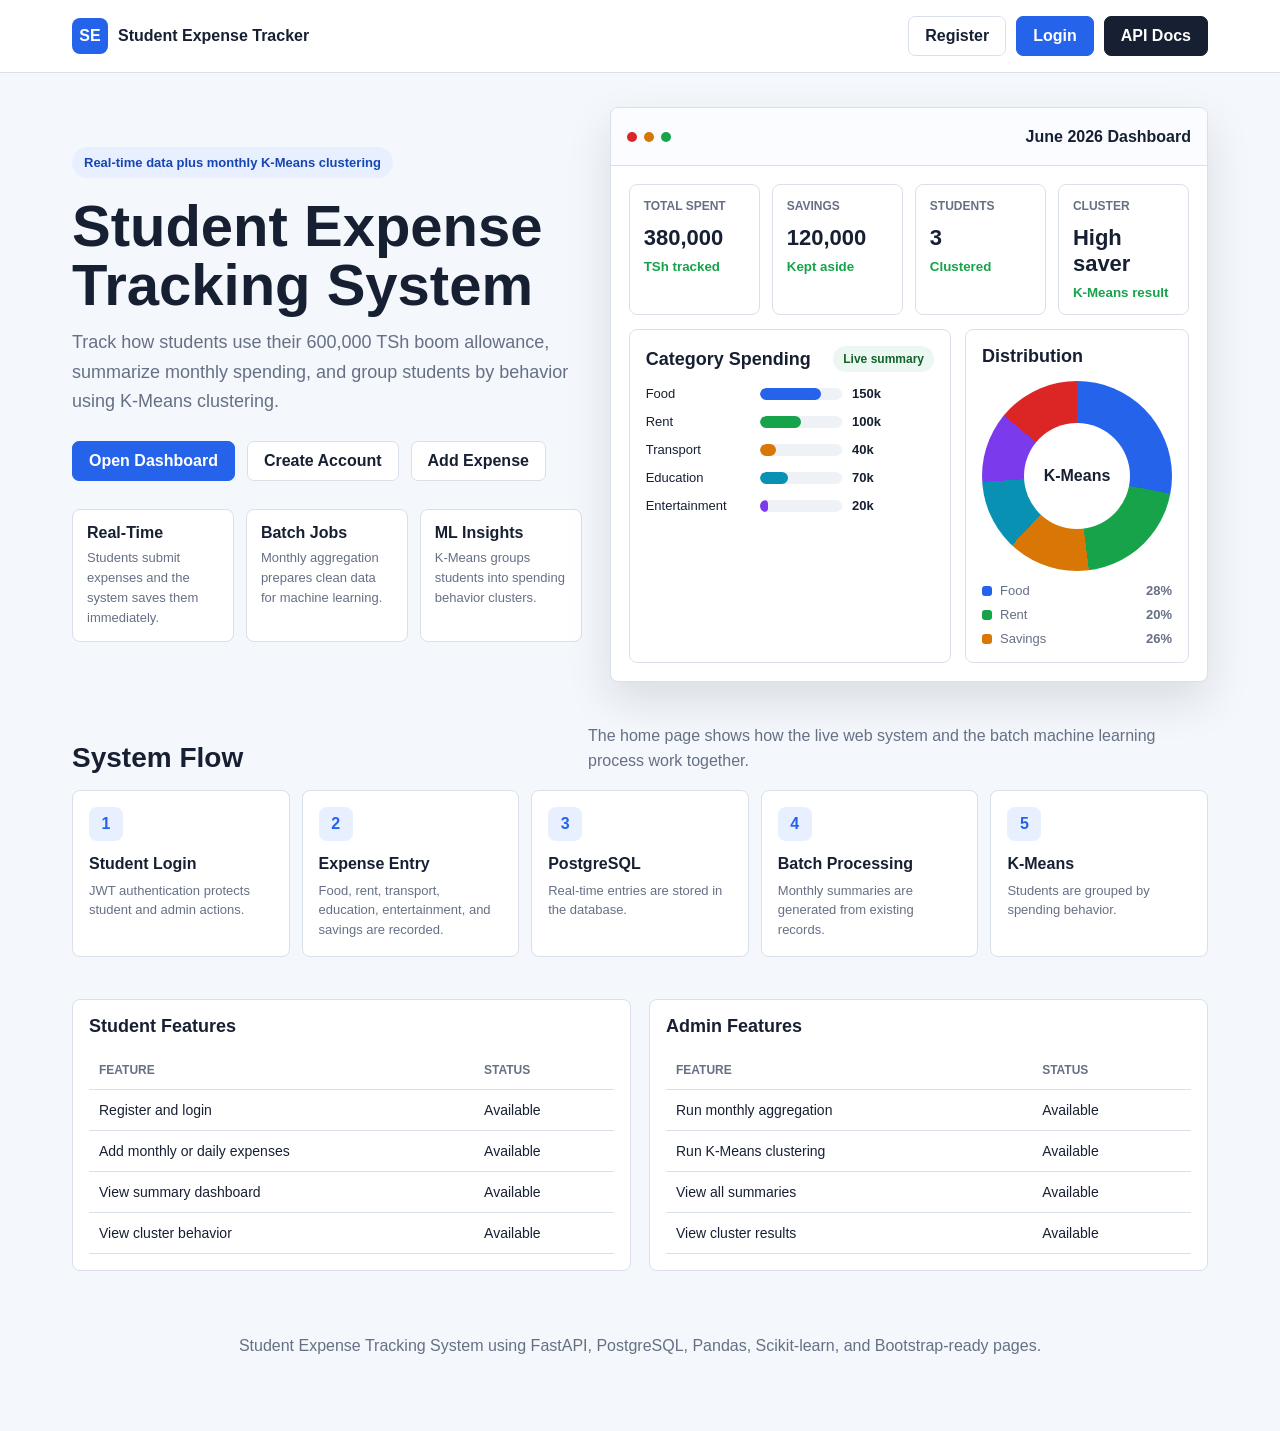
<file: app/templates/index.html>
<!doctype html>
<html lang="en">
  <head>
    <meta charset="UTF-8" />
    <meta name="viewport" content="width=device-width, initial-scale=1.0" />
    <title>Student Expense Tracking System</title>
    <style>
      :root {
        --ink: #172033;
        --muted: #667085;
        --line: #d9e0ea;
        --panel: #ffffff;
        --soft: #f4f7fb;
        --blue: #2563eb;
        --green: #16a34a;
        --amber: #d97706;
        --red: #dc2626;
        --teal: #0891b2;
        --violet: #7c3aed;
        --shadow: 0 18px 45px rgba(23, 32, 51, 0.12);
      }

      * {
        box-sizing: border-box;
      }

      body {
        margin: 0;
        font-family: Arial, Helvetica, sans-serif;
        color: var(--ink);
        background: var(--soft);
      }

      a {
        color: inherit;
        text-decoration: none;
      }

      .topbar {
        position: sticky;
        top: 0;
        z-index: 10;
        background: rgba(255, 255, 255, 0.94);
        border-bottom: 1px solid var(--line);
        backdrop-filter: blur(10px);
      }

      .nav {
        max-width: 1180px;
        margin: 0 auto;
        padding: 16px 22px;
        display: flex;
        align-items: center;
        justify-content: space-between;
        gap: 18px;
      }

      .brand {
        display: flex;
        align-items: center;
        gap: 10px;
        font-weight: 800;
        letter-spacing: 0;
      }

      .brand-mark {
        width: 36px;
        height: 36px;
        display: grid;
        place-items: center;
        border-radius: 8px;
        background: var(--blue);
        color: #fff;
        font-weight: 800;
      }

      .nav-links {
        display: flex;
        align-items: center;
        gap: 10px;
        flex-wrap: wrap;
      }

      .button {
        display: inline-flex;
        align-items: center;
        justify-content: center;
        min-height: 40px;
        padding: 0 16px;
        border-radius: 7px;
        border: 1px solid var(--line);
        background: #fff;
        color: var(--ink);
        font-weight: 700;
        cursor: pointer;
      }

      .button.primary {
        background: var(--blue);
        border-color: var(--blue);
        color: #fff;
      }

      .button.dark {
        background: var(--ink);
        border-color: var(--ink);
        color: #fff;
      }

      .page {
        max-width: 1180px;
        margin: 0 auto;
        padding: 34px 22px 54px;
      }

      .hero {
        display: grid;
        grid-template-columns: minmax(0, 0.92fr) minmax(360px, 1.08fr);
        gap: 28px;
        align-items: stretch;
        min-height: 520px;
      }

      .hero-copy {
        display: flex;
        flex-direction: column;
        justify-content: center;
        padding: 22px 0;
      }

      .eyebrow {
        width: fit-content;
        padding: 8px 12px;
        border-radius: 999px;
        background: #e8f0ff;
        color: #1746b2;
        font-size: 13px;
        font-weight: 800;
      }

      h1 {
        margin: 18px 0 14px;
        font-size: clamp(34px, 5vw, 58px);
        line-height: 1.02;
        letter-spacing: 0;
      }

      .lead {
        max-width: 620px;
        margin: 0 0 24px;
        color: var(--muted);
        font-size: 18px;
        line-height: 1.65;
      }

      .hero-actions {
        display: flex;
        gap: 12px;
        flex-wrap: wrap;
      }

      .system-points {
        display: grid;
        grid-template-columns: repeat(3, 1fr);
        gap: 12px;
        margin-top: 28px;
      }

      .point {
        padding: 14px;
        background: #fff;
        border: 1px solid var(--line);
        border-radius: 8px;
      }

      .point strong {
        display: block;
        margin-bottom: 6px;
      }

      .point span {
        color: var(--muted);
        font-size: 13px;
        line-height: 1.45;
      }

      .app-preview {
        background: var(--panel);
        border: 1px solid var(--line);
        border-radius: 8px;
        box-shadow: var(--shadow);
        overflow: hidden;
        min-height: 520px;
      }

      .preview-header {
        min-height: 58px;
        display: flex;
        align-items: center;
        justify-content: space-between;
        padding: 14px 16px;
        border-bottom: 1px solid var(--line);
        background: #fbfcff;
      }

      .window-dots {
        display: flex;
        gap: 7px;
      }

      .dot {
        width: 10px;
        height: 10px;
        border-radius: 50%;
        background: var(--line);
      }

      .dot.red {
        background: var(--red);
      }

      .dot.amber {
        background: var(--amber);
      }

      .dot.green {
        background: var(--green);
      }

      .preview-body {
        padding: 18px;
      }

      .stats {
        display: grid;
        grid-template-columns: repeat(4, 1fr);
        gap: 12px;
      }

      .stat {
        min-height: 104px;
        padding: 14px;
        border-radius: 8px;
        border: 1px solid var(--line);
        background: #fff;
      }

      .stat label {
        display: block;
        color: var(--muted);
        font-size: 12px;
        font-weight: 800;
        text-transform: uppercase;
      }

      .stat strong {
        display: block;
        margin-top: 12px;
        font-size: 22px;
      }

      .stat small {
        display: block;
        margin-top: 8px;
        color: var(--green);
        font-weight: 700;
      }

      .dashboard-grid {
        display: grid;
        grid-template-columns: 1.35fr 0.65fr;
        gap: 14px;
        margin-top: 14px;
      }

      .panel {
        background: #fff;
        border: 1px solid var(--line);
        border-radius: 8px;
        padding: 16px;
      }

      .panel-title {
        display: flex;
        align-items: center;
        justify-content: space-between;
        gap: 12px;
        margin-bottom: 14px;
      }

      .panel-title h2,
      .panel-title h3 {
        margin: 0;
        font-size: 18px;
      }

      .pill {
        padding: 6px 10px;
        border-radius: 999px;
        background: #edf7f1;
        color: #116329;
        font-size: 12px;
        font-weight: 800;
      }

      .bar-chart {
        display: grid;
        gap: 13px;
      }

      .bar-row {
        display: grid;
        grid-template-columns: 104px 1fr 82px;
        gap: 10px;
        align-items: center;
        font-size: 13px;
      }

      .track {
        height: 12px;
        border-radius: 999px;
        background: #eef2f7;
        overflow: hidden;
      }

      .fill {
        height: 100%;
        border-radius: 999px;
      }

      .blue {
        background: var(--blue);
      }

      .green {
        background: var(--green);
      }

      .amber {
        background: var(--amber);
      }

      .teal {
        background: var(--teal);
      }

      .violet {
        background: var(--violet);
      }

      .donut-wrap {
        display: grid;
        place-items: center;
        min-height: 235px;
      }

      .donut {
        width: 190px;
        height: 190px;
        border-radius: 50%;
        background: conic-gradient(
          var(--blue) 0 28%,
          var(--green) 28% 48%,
          var(--amber) 48% 62%,
          var(--teal) 62% 74%,
          var(--violet) 74% 86%,
          var(--red) 86% 100%
        );
        position: relative;
      }

      .donut::after {
        content: "K-Means";
        position: absolute;
        inset: 42px;
        display: grid;
        place-items: center;
        border-radius: 50%;
        background: #fff;
        font-weight: 800;
      }

      .legend {
        display: grid;
        gap: 9px;
        margin-top: 12px;
      }

      .legend-item {
        display: flex;
        align-items: center;
        justify-content: space-between;
        gap: 8px;
        color: var(--muted);
        font-size: 13px;
      }

      .legend-name {
        display: flex;
        align-items: center;
        gap: 8px;
      }

      .swatch {
        width: 10px;
        height: 10px;
        border-radius: 3px;
        flex: 0 0 auto;
      }

      .section {
        margin-top: 42px;
      }

      .section-head {
        display: flex;
        justify-content: space-between;
        gap: 18px;
        align-items: end;
        margin-bottom: 16px;
      }

      .section-head h2 {
        margin: 0;
        font-size: 28px;
      }

      .section-head p {
        max-width: 620px;
        margin: 0;
        color: var(--muted);
        line-height: 1.55;
      }

      .flow {
        display: grid;
        grid-template-columns: repeat(5, 1fr);
        gap: 12px;
      }

      .flow-step {
        min-height: 150px;
        padding: 16px;
        background: #fff;
        border: 1px solid var(--line);
        border-radius: 8px;
      }

      .step-number {
        width: 34px;
        height: 34px;
        display: grid;
        place-items: center;
        border-radius: 8px;
        background: #e8f0ff;
        color: var(--blue);
        font-weight: 800;
        margin-bottom: 14px;
      }

      .flow-step strong {
        display: block;
        margin-bottom: 8px;
      }

      .flow-step span {
        color: var(--muted);
        font-size: 13px;
        line-height: 1.45;
      }

      .split {
        display: grid;
        grid-template-columns: 1fr 1fr;
        gap: 18px;
      }

      table {
        width: 100%;
        border-collapse: collapse;
        font-size: 14px;
      }

      th,
      td {
        padding: 12px 10px;
        border-bottom: 1px solid var(--line);
        text-align: left;
      }

      th {
        color: var(--muted);
        font-size: 12px;
        text-transform: uppercase;
      }

      .footer {
        margin-top: 44px;
        padding: 22px;
        text-align: center;
        color: var(--muted);
      }

      @media (max-width: 980px) {
        .hero,
        .dashboard-grid,
        .split {
          grid-template-columns: 1fr;
        }

        .hero {
          min-height: auto;
        }

        .stats,
        .system-points {
          grid-template-columns: repeat(2, 1fr);
        }

        .flow {
          grid-template-columns: repeat(2, 1fr);
        }
      }

      @media (max-width: 640px) {
        .nav {
          align-items: flex-start;
          flex-direction: column;
        }

        .nav-links {
          width: 100%;
        }

        .button {
          flex: 1 1 auto;
        }

        .stats,
        .system-points,
        .flow {
          grid-template-columns: 1fr;
        }

        .bar-row {
          grid-template-columns: 82px 1fr;
        }

        .bar-row strong {
          grid-column: 2;
        }

        .section-head {
          align-items: flex-start;
          flex-direction: column;
        }
      }
    </style>
  </head>
  <body>
    <header class="topbar">
      <nav class="nav">
        <a class="brand" href="/">
          <span class="brand-mark">SE</span>
          <span>Student Expense Tracker</span>
        </a>
        <div class="nav-links">
          <a class="button" href="/register-page">Register</a>
          <a class="button primary" href="/login-page">Login</a>
          <a class="button dark" href="/docs">API Docs</a>
        </div>
      </nav>
    </header>

    <main class="page">
      <section class="hero">
        <div class="hero-copy">
          <span class="eyebrow"
            >Real-time data plus monthly K-Means clustering</span
          >
          <h1>Student Expense Tracking System</h1>
          <p class="lead">
            Track how students use their 600,000 TSh boom allowance, summarize
            monthly spending, and group students by behavior using K-Means
            clustering.
          </p>
          <div class="hero-actions">
            <a class="button primary" href="/login-page">Open Dashboard</a>
            <a class="button" href="/register-page">Create Account</a>
            <a class="button" href="/expense-form-page">Add Expense</a>
          </div>

          <div class="system-points">
            <div class="point">
              <strong>Real-Time</strong>
              <span
                >Students submit expenses and the system saves them
                immediately.</span
              >
            </div>
            <div class="point">
              <strong>Batch Jobs</strong>
              <span
                >Monthly aggregation prepares clean data for machine
                learning.</span
              >
            </div>
            <div class="point">
              <strong>ML Insights</strong>
              <span
                >K-Means groups students into spending behavior clusters.</span
              >
            </div>
          </div>
        </div>

        <div class="app-preview" aria-label="Dashboard preview">
          <div class="preview-header">
            <div class="window-dots">
              <span class="dot red"></span>
              <span class="dot amber"></span>
              <span class="dot green"></span>
            </div>
            <strong>June 2026 Dashboard</strong>
          </div>

          <div class="preview-body">
            <div class="stats">
              <div class="stat">
                <label>Total Spent</label>
                <strong>380,000</strong>
                <small>TSh tracked</small>
              </div>
              <div class="stat">
                <label>Savings</label>
                <strong>120,000</strong>
                <small>Kept aside</small>
              </div>
              <div class="stat">
                <label>Students</label>
                <strong>3</strong>
                <small>Clustered</small>
              </div>
              <div class="stat">
                <label>Cluster</label>
                <strong>High saver</strong>
                <small>K-Means result</small>
              </div>
            </div>

            <div class="dashboard-grid">
              <div class="panel">
                <div class="panel-title">
                  <h2>Category Spending</h2>
                  <span class="pill">Live summary</span>
                </div>
                <div class="bar-chart">
                  <div class="bar-row">
                    <span>Food</span>
                    <div class="track">
                      <div class="fill blue" style="width: 75%"></div>
                    </div>
                    <strong>150k</strong>
                  </div>
                  <div class="bar-row">
                    <span>Rent</span>
                    <div class="track">
                      <div class="fill green" style="width: 50%"></div>
                    </div>
                    <strong>100k</strong>
                  </div>
                  <div class="bar-row">
                    <span>Transport</span>
                    <div class="track">
                      <div class="fill amber" style="width: 20%"></div>
                    </div>
                    <strong>40k</strong>
                  </div>
                  <div class="bar-row">
                    <span>Education</span>
                    <div class="track">
                      <div class="fill teal" style="width: 35%"></div>
                    </div>
                    <strong>70k</strong>
                  </div>
                  <div class="bar-row">
                    <span>Entertainment</span>
                    <div class="track">
                      <div class="fill violet" style="width: 10%"></div>
                    </div>
                    <strong>20k</strong>
                  </div>
                </div>
              </div>

              <div class="panel">
                <div class="panel-title">
                  <h3>Distribution</h3>
                </div>
                <div class="donut-wrap">
                  <div>
                    <div class="donut"></div>
                    <div class="legend">
                      <div class="legend-item">
                        <span class="legend-name"
                          ><span class="swatch blue"></span>Food</span
                        ><strong>28%</strong>
                      </div>
                      <div class="legend-item">
                        <span class="legend-name"
                          ><span class="swatch green"></span>Rent</span
                        ><strong>20%</strong>
                      </div>
                      <div class="legend-item">
                        <span class="legend-name"
                          ><span class="swatch amber"></span>Savings</span
                        ><strong>26%</strong>
                      </div>
                    </div>
                  </div>
                </div>
              </div>
            </div>
          </div>
        </div>
      </section>

      <section class="section">
        <div class="section-head">
          <h2>System Flow</h2>
          <p>
            The home page shows how the live web system and the batch machine
            learning process work together.
          </p>
        </div>

        <div class="flow">
          <div class="flow-step">
            <div class="step-number">1</div>
            <strong>Student Login</strong>
            <span>JWT authentication protects student and admin actions.</span>
          </div>
          <div class="flow-step">
            <div class="step-number">2</div>
            <strong>Expense Entry</strong>
            <span
              >Food, rent, transport, education, entertainment, and savings are
              recorded.</span
            >
          </div>
          <div class="flow-step">
            <div class="step-number">3</div>
            <strong>PostgreSQL</strong>
            <span>Real-time entries are stored in the database.</span>
          </div>
          <div class="flow-step">
            <div class="step-number">4</div>
            <strong>Batch Processing</strong>
            <span>Monthly summaries are generated from existing records.</span>
          </div>
          <div class="flow-step">
            <div class="step-number">5</div>
            <strong>K-Means</strong>
            <span>Students are grouped by spending behavior.</span>
          </div>
        </div>
      </section>

      <section class="section split">
        <div class="panel">
          <div class="panel-title">
            <h2>Student Features</h2>
          </div>
          <table>
            <tbody>
              <tr>
                <th>Feature</th>
                <th>Status</th>
              </tr>
              <tr>
                <td>Register and login</td>
                <td>Available</td>
              </tr>
              <tr>
                <td>Add monthly or daily expenses</td>
                <td>Available</td>
              </tr>
              <tr>
                <td>View summary dashboard</td>
                <td>Available</td>
              </tr>
              <tr>
                <td>View cluster behavior</td>
                <td>Available</td>
              </tr>
            </tbody>
          </table>
        </div>

        <div class="panel">
          <div class="panel-title">
            <h2>Admin Features</h2>
          </div>
          <table>
            <tbody>
              <tr>
                <th>Feature</th>
                <th>Status</th>
              </tr>
              <tr>
                <td>Run monthly aggregation</td>
                <td>Available</td>
              </tr>
              <tr>
                <td>Run K-Means clustering</td>
                <td>Available</td>
              </tr>
              <tr>
                <td>View all summaries</td>
                <td>Available</td>
              </tr>
              <tr>
                <td>View cluster results</td>
                <td>Available</td>
              </tr>
            </tbody>
          </table>
        </div>
      </section>

      <footer class="footer">
        Student Expense Tracking System using FastAPI, PostgreSQL, Pandas,
        Scikit-learn, and Bootstrap-ready pages.
      </footer>
    </main>
  </body>
</html>
</file>
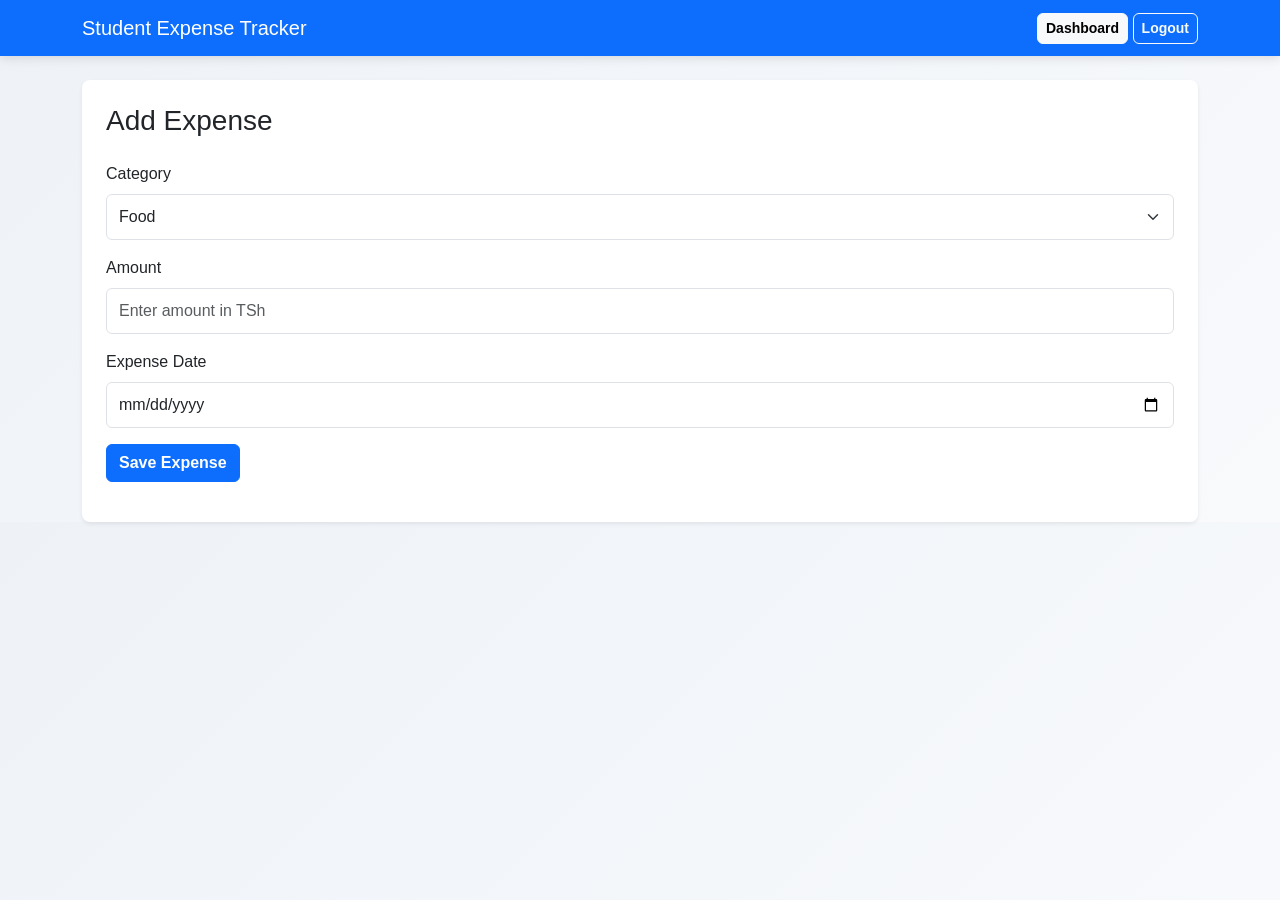
<file: app/templates/expense_form.html>
<!DOCTYPE html>
<html>
<head>
    <title>Add Expense</title>
    <link href="https://cdn.jsdelivr.net/npm/bootstrap@5.3.3/dist/css/bootstrap.min.css" rel="stylesheet">
    <link href="/static/css/style.css" rel="stylesheet">
</head>

<body class="bg-light">
    <nav class="navbar navbar-dark bg-primary">
        <div class="container">
            <span class="navbar-brand">Student Expense Tracker</span>
            <div>
                <a href="/student-dashboard-page" class="btn btn-light btn-sm">Dashboard</a>
                <button onclick="logout()" class="btn btn-outline-light btn-sm">Logout</button>
            </div>
        </div>
    </nav>

    <div class="container mt-4">
        <div class="card shadow-sm">
            <div class="card-body">
                <h3 class="mb-4">Add Expense</h3>

                <div class="mb-3">
                    <label class="form-label">Category</label>
                    <select id="category" class="form-select">
                        <option value="food">Food</option>
                        <option value="rent">Rent</option>
                        <option value="transport">Transport</option>
                        <option value="education">Education</option>
                        <option value="entertainment">Entertainment</option>
                        <option value="savings">Savings</option>
                    </select>
                </div>

                <div class="mb-3">
                    <label class="form-label">Amount</label>
                    <input id="amount" type="number" class="form-control" placeholder="Enter amount in TSh">
                </div>

                <div class="mb-3">
                    <label class="form-label">Expense Date</label>
                    <input id="expense_date" type="date" class="form-control">
                </div>

                <button onclick="submitExpense()" class="btn btn-primary">Save Expense</button>

                <p id="message" class="mt-3"></p>
            </div>
        </div>
    </div>

    <script>
        function logout() {
            localStorage.clear();
            window.location.href = "/login-page";
        }

        async function submitExpense() {
            const token = localStorage.getItem("access_token");

            if (!token) {
                window.location.href = "/login-page";
                return;
            }

            const category = document.getElementById("category").value;
            const amount = Number(document.getElementById("amount").value);
            const expenseDate = document.getElementById("expense_date").value;

            const response = await fetch("/expenses/", {
                method: "POST",
                headers: {
                    "Content-Type": "application/json",
                    "Authorization": `Bearer ${token}`
                },
                body: JSON.stringify({
                    category: category,
                    amount: amount,
                    expense_date: expenseDate
                })
            });

            const data = await response.json();
            const message = document.getElementById("message");

            if (!response.ok) {
                message.className = "mt-3 text-danger";
                message.innerText = data.detail || "Failed to save expense";
                return;
            }

            message.className = "mt-3 text-success";
            message.innerText = "Expense saved successfully";

            document.getElementById("amount").value = "";
            document.getElementById("expense_date").value = "";
        }
    </script>
</body>
</html>
</file>
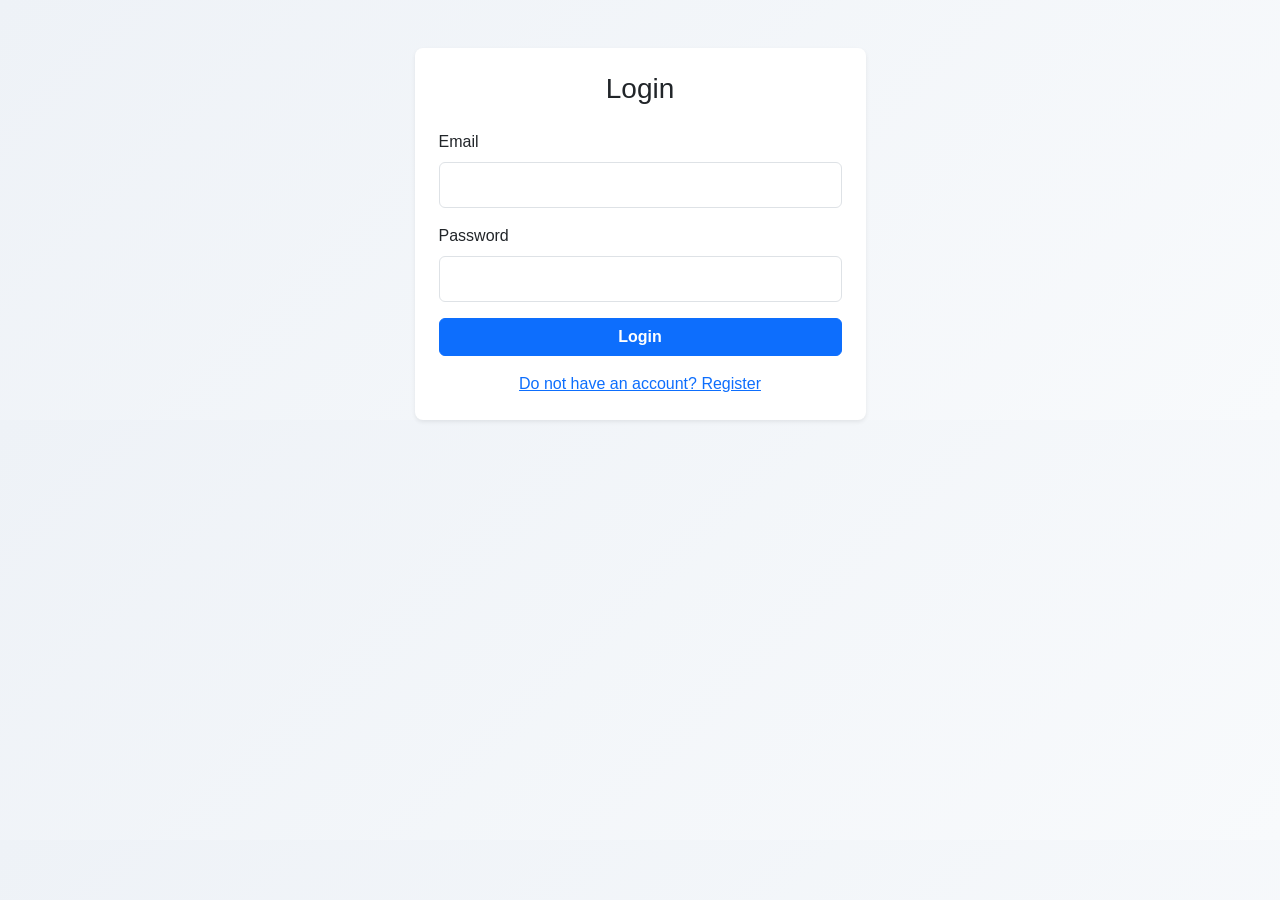
<file: app/templates/login.html>
<!DOCTYPE html>
<html>
<head>
    <title>Student Expense Tracker - Login</title>
    <link href="https://cdn.jsdelivr.net/npm/bootstrap@5.3.3/dist/css/bootstrap.min.css" rel="stylesheet">
    <link href="/static/css/style.css" rel="stylesheet">
</head>

<body class="bg-light">
    <div class="container mt-5">
        <div class="row justify-content-center">
            <div class="col-md-5">
                <div class="card shadow-sm">
                    <div class="card-body">
                        <h3 class="mb-4 text-center">Login</h3>

                        <div class="mb-3">
                            <label class="form-label">Email</label>
                            <input id="email" type="email" class="form-control">
                        </div>

                        <div class="mb-3">
                            <label class="form-label">Password</label>
                            <input id="password" type="password" class="form-control">
                        </div>

                        <button class="btn btn-primary w-100" onclick="login()">Login</button>
                        <p id="message" class="mt-3 text-center text-danger"></p>

                        <div class="text-center mt-3">
                        <a href="/register-page">Do not have an account? Register</a>
                        </div>
                    </div>
                </div>
            </div>
        </div>
    </div>

    <script>
        async function login() {
            const email = document.getElementById("email").value;
            const password = document.getElementById("password").value;

            const response = await fetch("/users/login", {
                method: "POST",
                headers: {
                    "Content-Type": "application/json"
                },
                body: JSON.stringify({
                    email: email,
                    password: password
                })
            });

            const data = await response.json();

            if (!response.ok) {
                document.getElementById("message").innerText = data.detail || "Login failed";
                return;
            }

            localStorage.setItem("access_token", data.access_token);
            localStorage.setItem("role", data.user.role);

            if (data.user.role === "admin") {
                window.location.href = "/admin-dashboard-page";
            } else {
                window.location.href = "/student-dashboard-page";
            }
        }
    </script>
</body>
</html>
</file>
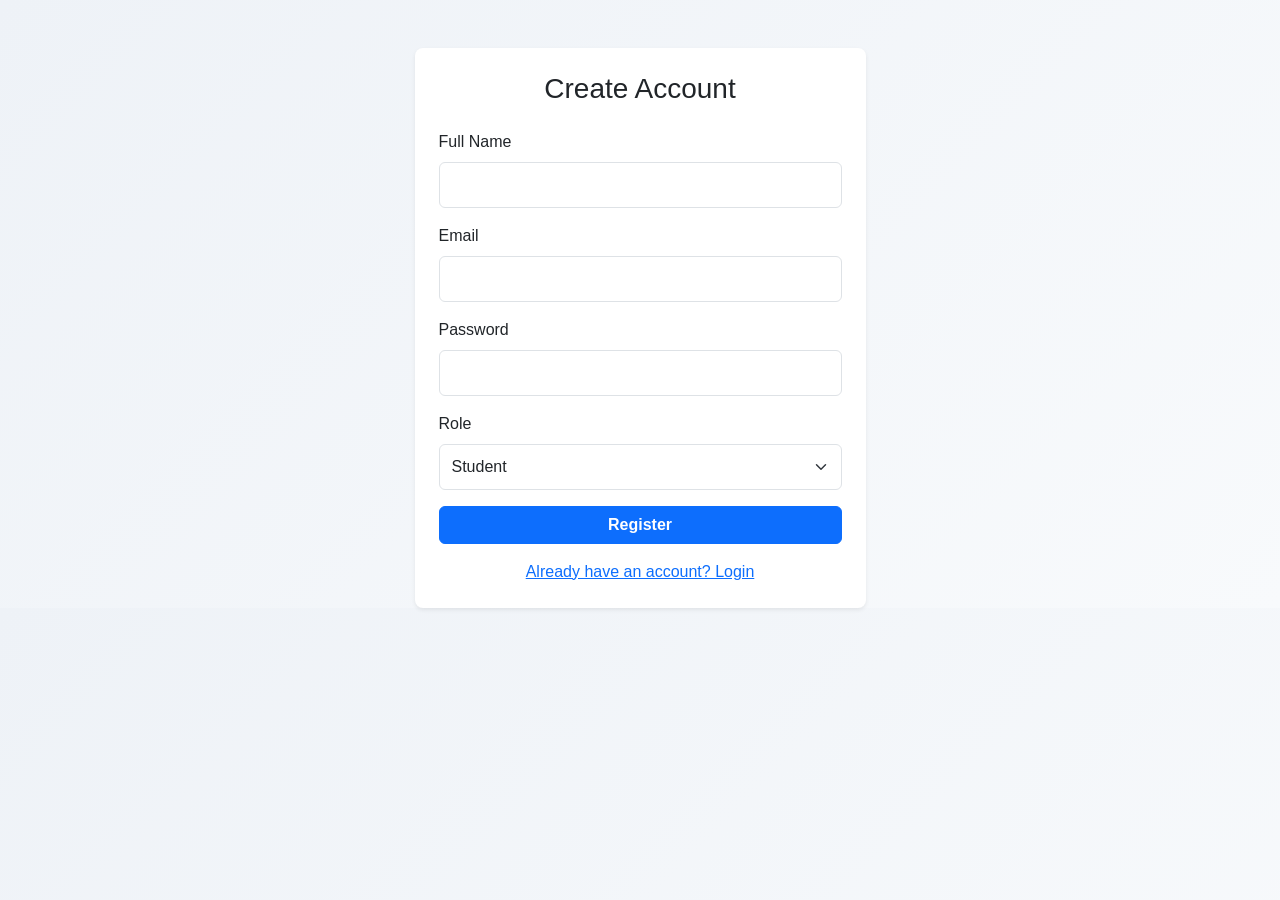
<file: app/templates/register.html>
<!DOCTYPE html>
<html>
<head>
    <title>Register - Student Expense Tracker</title>
    <link href="https://cdn.jsdelivr.net/npm/bootstrap@5.3.3/dist/css/bootstrap.min.css" rel="stylesheet">
    <link href="/static/css/style.css" rel="stylesheet">
</head>

<body class="bg-light">
    <div class="container mt-5">
        <div class="row justify-content-center">
            <div class="col-md-5">
                <div class="card shadow-sm">
                    <div class="card-body">
                        <h3 class="mb-4 text-center">Create Account</h3>

                        <div class="mb-3">
                            <label class="form-label">Full Name</label>
                            <input id="full_name" type="text" class="form-control">
                        </div>

                        <div class="mb-3">
                            <label class="form-label">Email</label>
                            <input id="email" type="email" class="form-control">
                        </div>

                        <div class="mb-3">
                            <label class="form-label">Password</label>
                            <input id="password" type="password" class="form-control">
                        </div>

                        <div class="mb-3">
                            <label class="form-label">Role</label>
                            <select id="role" class="form-select">
                                <option value="student">Student</option>
                                <option value="admin">Admin</option>
                            </select>
                        </div>

                        <button class="btn btn-primary w-100" onclick="registerUser()">Register</button>

                        <p id="message" class="mt-3 text-center"></p>

                        <div class="text-center mt-3">
                            <a href="/login-page">Already have an account? Login</a>
                        </div>
                    </div>
                </div>
            </div>
        </div>
    </div>

    <script>
        async function registerUser() {
            const fullName = document.getElementById("full_name").value;
            const email = document.getElementById("email").value;
            const password = document.getElementById("password").value;
            const role = document.getElementById("role").value;

            const response = await fetch("/users/register", {
                method: "POST",
                headers: {
                    "Content-Type": "application/json"
                },
                body: JSON.stringify({
                    full_name: fullName,
                    email: email,
                    password: password,
                    role: role
                })
            });

            const data = await response.json();
            const message = document.getElementById("message");

            if (!response.ok) {
                message.className = "mt-3 text-center text-danger";
                message.innerText = data.detail || "Registration failed";
                return;
            }

            message.className = "mt-3 text-center text-success";
            message.innerText = "Account created successfully. Redirecting to login...";

            setTimeout(() => {
                window.location.href = "/login-page";
            }, 1500);
        }
    </script>
</body>
</html>
</file>
<file: static/css/style.css>
body {
    background: linear-gradient(135deg, #eef2f7, #f8fafc);
    font-family: Arial, sans-serif;
    color: #1f2937;
}

.navbar {
    box-shadow: 0 2px 10px rgba(0, 0, 0, 0.12);
}

.card {
    border: none;
    border-radius: 8px;
}

.card-body {
    padding: 24px;
}

.btn {
    border-radius: 6px;
    font-weight: 600;
}

.form-control,
.form-select {
    border-radius: 6px;
    padding: 10px 12px;
}

.page-title {
    font-weight: 700;
    color: #111827;
}

.stat-card {
    border-left: 5px solid #0d6efd;
}

.stat-card h6 {
    color: #6b7280;
    font-size: 14px;
    text-transform: uppercase;
}

.stat-card h4 {
    font-weight: 700;
    color: #111827;
}

.login-card {
    margin-top: 70px;
}

.table {
    background: white;
}

.table th {
    color: #374151;
}

.success-text {
    color: #198754;
}

.error-text {
    color: #dc3545;
}
</file>
